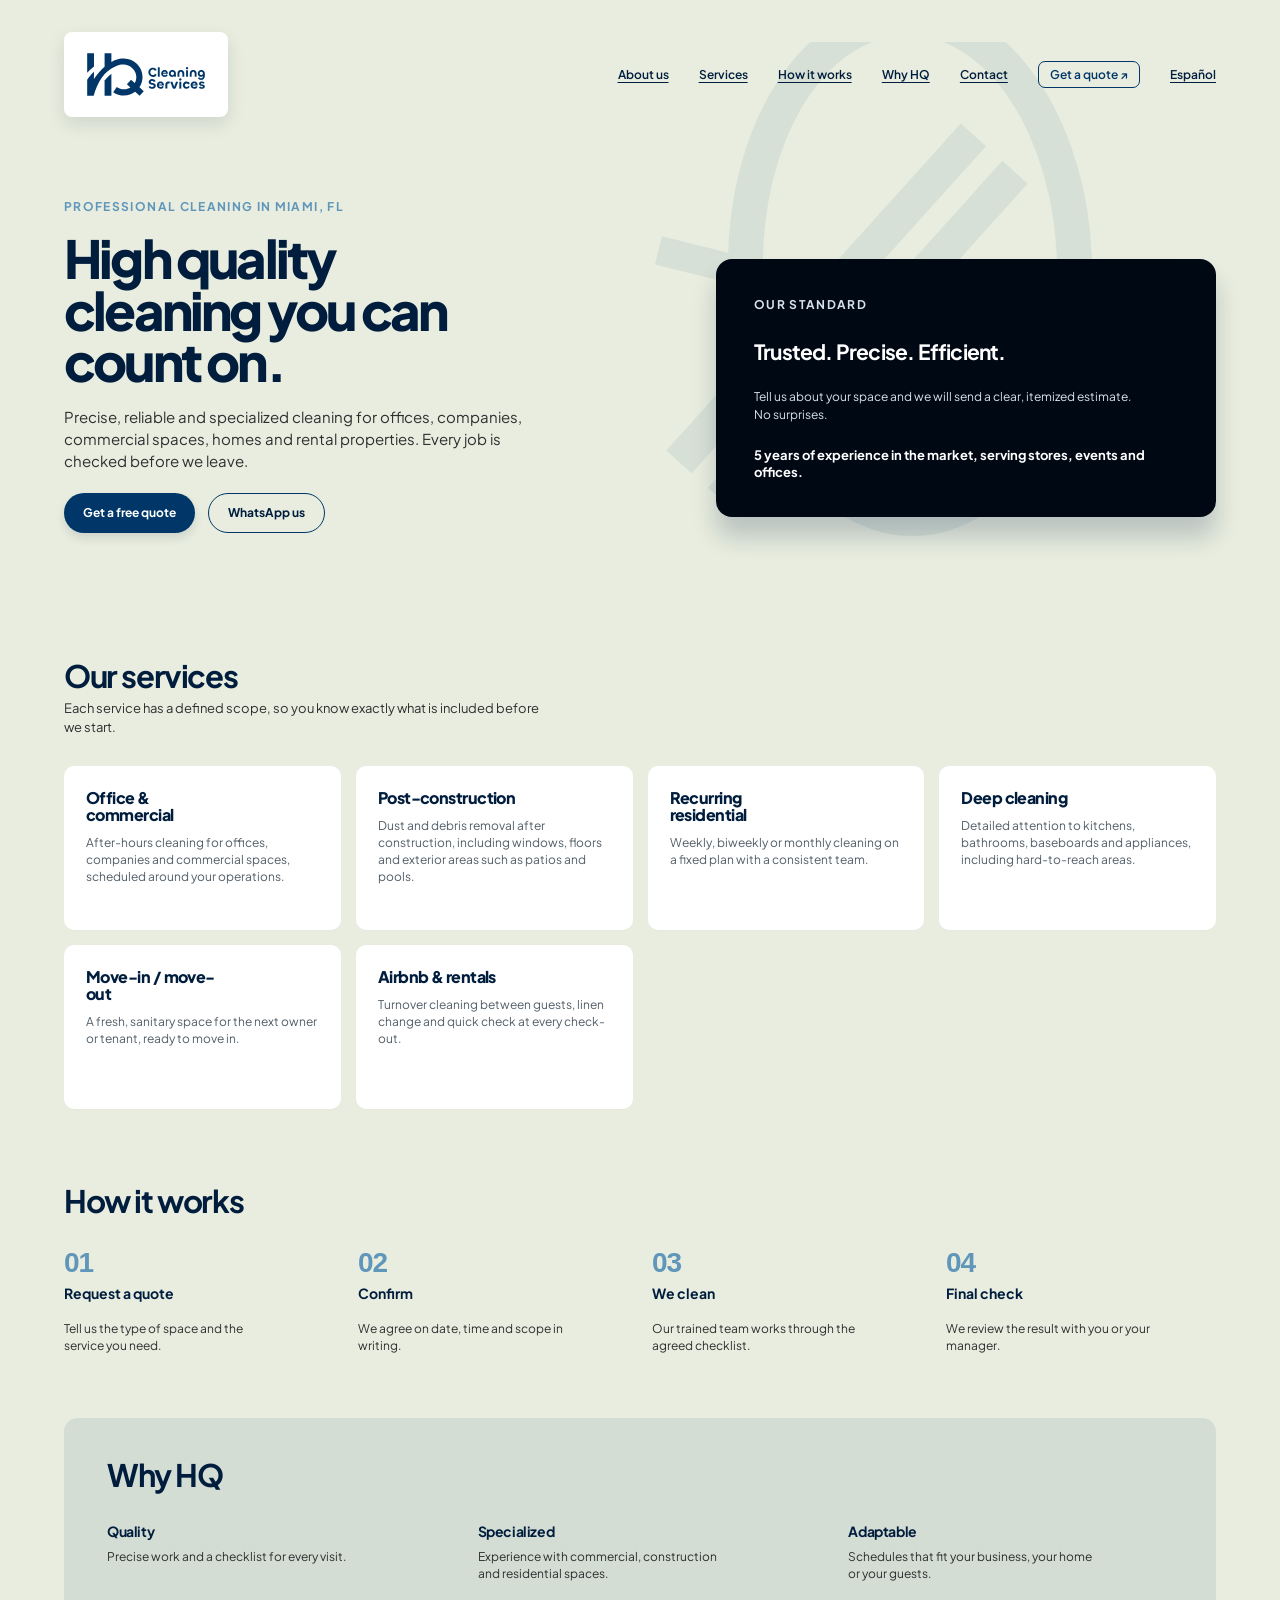
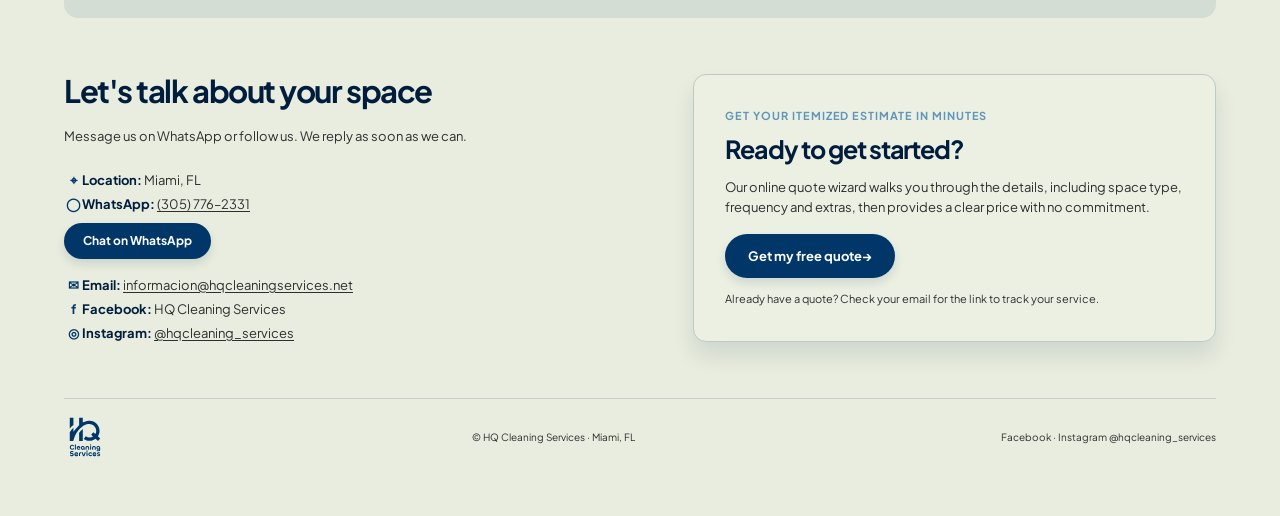
<file: index.html>
<!doctype html>
<html lang="en">
  <head>
    <meta charset="UTF-8" />
    <meta name="viewport" content="width=device-width, initial-scale=1.0" />
    <meta name="description" content="HQ Cleaning Services — professional cleaning in Miami, FL." />
    <title>HQ Cleaning Services</title>
    <link rel="stylesheet" href="styles.css" />
  </head>
  <body>
    <main class="site-shell">
      <header class="site-header" aria-label="Main navigation">
        <a class="brand" href="#top" aria-label="HQ Cleaning Services home">
          <img src="Entregables/Marca/SVG/Logo-horizontal/logo-horizontal-color-profesionalismo.svg" alt="HQ Cleaning Services" />
        </a>
        <nav class="nav-links" aria-label="Primary navigation">
          <a href="about.html">About us</a>
          <a href="#services">Services</a>
          <a href="#how-it-works">How it works</a>
          <a href="#why-hq">Why HQ</a>
          <a href="#contact">Contact</a>
          <a class="nav-quote-link" href="#" data-open-booking>Get a quote <span aria-hidden="true">↗</span></a>
          <a href="es.html">Español</a>
        </nav>
        <button class="menu-toggle" type="button" aria-label="Open navigation" aria-expanded="false">
          <span></span><span></span><span></span>
        </button>
      </header>

      <section class="hero" id="top" aria-labelledby="hero-title">
        <div class="hero-copy" id="about">
          <p class="eyebrow">Professional cleaning in Miami, FL</p>
          <h1 id="hero-title">High quality<br />cleaning you can<br />count on.</h1>
          <p class="intro">Precise, reliable and specialized cleaning for offices, companies, commercial spaces, homes and rental properties. Every job is checked before we leave.</p>
          <div class="hero-actions">
            <a class="button button-primary" href="#" data-open-booking>Get a free quote</a>
            <a class="button button-outline" href="https://wa.me/13057762331" target="_blank" rel="noopener">WhatsApp us</a>
          </div>
        </div>
        <div class="hero-panel-wrap" id="standard" aria-label="HQ quality standard">
          <div class="abstract-mark" aria-hidden="true"><span></span><span></span><span></span></div>
          <article class="hero-panel">
            <p class="panel-label">Our standard</p>
            <h2>Trusted. Precise. Efficient.</h2>
            <p>Tell us about your space and we will send a clear, itemized estimate. No surprises.</p>
            <strong>5 years of experience in the market, serving stores, events and offices.</strong>
          </article>
        </div>
      </section>

      <section class="services" id="services" aria-labelledby="services-title">
        <div class="section-heading">
          <h2 id="services-title">Our services</h2>
          <p>Each service has a defined scope, so you know exactly what is included before we start.</p>
        </div>
        <div class="service-grid">
          <article class="service-card"><h3>Office &amp;<br />commercial</h3><p>After-hours cleaning for offices, companies and commercial spaces, scheduled around your operations.</p></article>
          <article class="service-card"><h3>Post-construction</h3><p>Dust and debris removal after construction, including windows, floors and exterior areas such as patios and pools.</p></article>
          <article class="service-card"><h3>Recurring<br />residential</h3><p>Weekly, biweekly or monthly cleaning on a fixed plan with a consistent team.</p></article>
          <article class="service-card"><h3>Deep cleaning</h3><p>Detailed attention to kitchens, bathrooms, baseboards and appliances, including hard-to-reach areas.</p></article>
          <article class="service-card"><h3>Move-in / move-<br />out</h3><p>A fresh, sanitary space for the next owner or tenant, ready to move in.</p></article>
          <article class="service-card"><h3>Airbnb &amp; rentals</h3><p>Turnover cleaning between guests, linen change and quick check at every check-out.</p></article>
        </div>
      </section>

      <section class="how-it-works" id="how-it-works" aria-labelledby="process-title">
        <h2 id="process-title">How it works</h2>
        <ol class="process-list">
          <li><span>01</span><strong>Request a quote</strong><p>Tell us the type of space and the service you need.</p></li>
          <li><span>02</span><strong>Confirm</strong><p>We agree on date, time and scope in writing.</p></li>
          <li><span>03</span><strong>We clean</strong><p>Our trained team works through the agreed checklist.</p></li>
          <li><span>04</span><strong>Final check</strong><p>We review the result with you or your manager.</p></li>
        </ol>
      </section>

      <section class="why-hq" id="why-hq" aria-labelledby="why-title">
        <h2 id="why-title">Why HQ</h2>
        <div class="why-grid">
          <article><h3>Quality</h3><p>Precise work and a checklist for every visit.</p></article>
          <article><h3>Specialized</h3><p>Experience with commercial, construction and residential spaces.</p></article>
          <article><h3>Adaptable</h3><p>Schedules that fit your business, your home or your guests.</p></article>
        </div>
      </section>

      <section class="contact" id="contact" aria-labelledby="contact-title">
        <div class="contact-copy">
          <h2 id="contact-title">Let's talk about your space</h2>
          <p>Message us on WhatsApp or follow us. We reply as soon as we can.</p>
          <ul class="contact-list">
            <li><span aria-hidden="true">⌖</span><strong>Location:</strong> Miami, FL</li>
            <li><span aria-hidden="true">◯</span><strong>WhatsApp:</strong> <a href="https://wa.me/13057762331" target="_blank" rel="noopener">(305) 776–2331</a></li>
          </ul>
          <a class="button button-primary contact-button" href="https://wa.me/13057762331" target="_blank" rel="noopener">Chat on WhatsApp</a>
          <ul class="social-list">
            <li><span aria-hidden="true">✉</span><strong>Email:</strong> <a href="mailto:informacion@hqcleaningservices.net">informacion@hqcleaningservices.net</a></li>
            <li><span aria-hidden="true">f</span><strong>Facebook:</strong> HQ Cleaning Services</li>
            <li><span aria-hidden="true">◎</span><strong>Instagram:</strong> <a href="https://www.instagram.com/hqcleaning_services/" target="_blank" rel="noopener">@hqcleaning_services</a></li>
          </ul>
        </div>
        <aside class="quote-cta-block" aria-label="Online quote">
          <p class="quote-cta-eyebrow">Get your itemized estimate in minutes</p>
          <h3 class="quote-cta-title">Ready to get started?</h3>
          <p class="quote-cta-body">Our online quote wizard walks you through the details, including space type, frequency and extras, then provides a clear price with no commitment.</p>
          <a class="button button-primary quote-cta-btn" href="#" data-open-booking>Get my free quote <span aria-hidden="true">→</span></a>
          <p class="quote-cta-note">Already have a quote? Check your email for the link to track your service.</p>
        </aside>
      </section>
      <footer class="site-footer">
        <a class="footer-brand" href="#top" aria-label="HQ Cleaning Services home"><img src="Entregables/Marca/SVG/Logo-vertical/logo-vertical-color-profesionalismo.svg" alt="HQ Cleaning Services" /></a>
        <p>© HQ Cleaning Services · Miami, FL</p>
        <p>Facebook · Instagram @hqcleaning_services</p>
      </footer>
    </main>
    <div id="booking-modal" class="bk-modal" role="dialog" aria-modal="true" aria-label="Book a cleaning" hidden>
      <div class="bk-modal-backdrop"></div>
      <div class="bk-modal-box">
        <button class="bk-modal-close" id="bk-close" aria-label="Close">✕</button>
        <iframe id="bk-frame" class="bk-modal-frame" title="Book a cleaning" src=""></iframe>
      </div>
    </div>
    <script src="script.js"></script>
  </body>
</html>
</file>
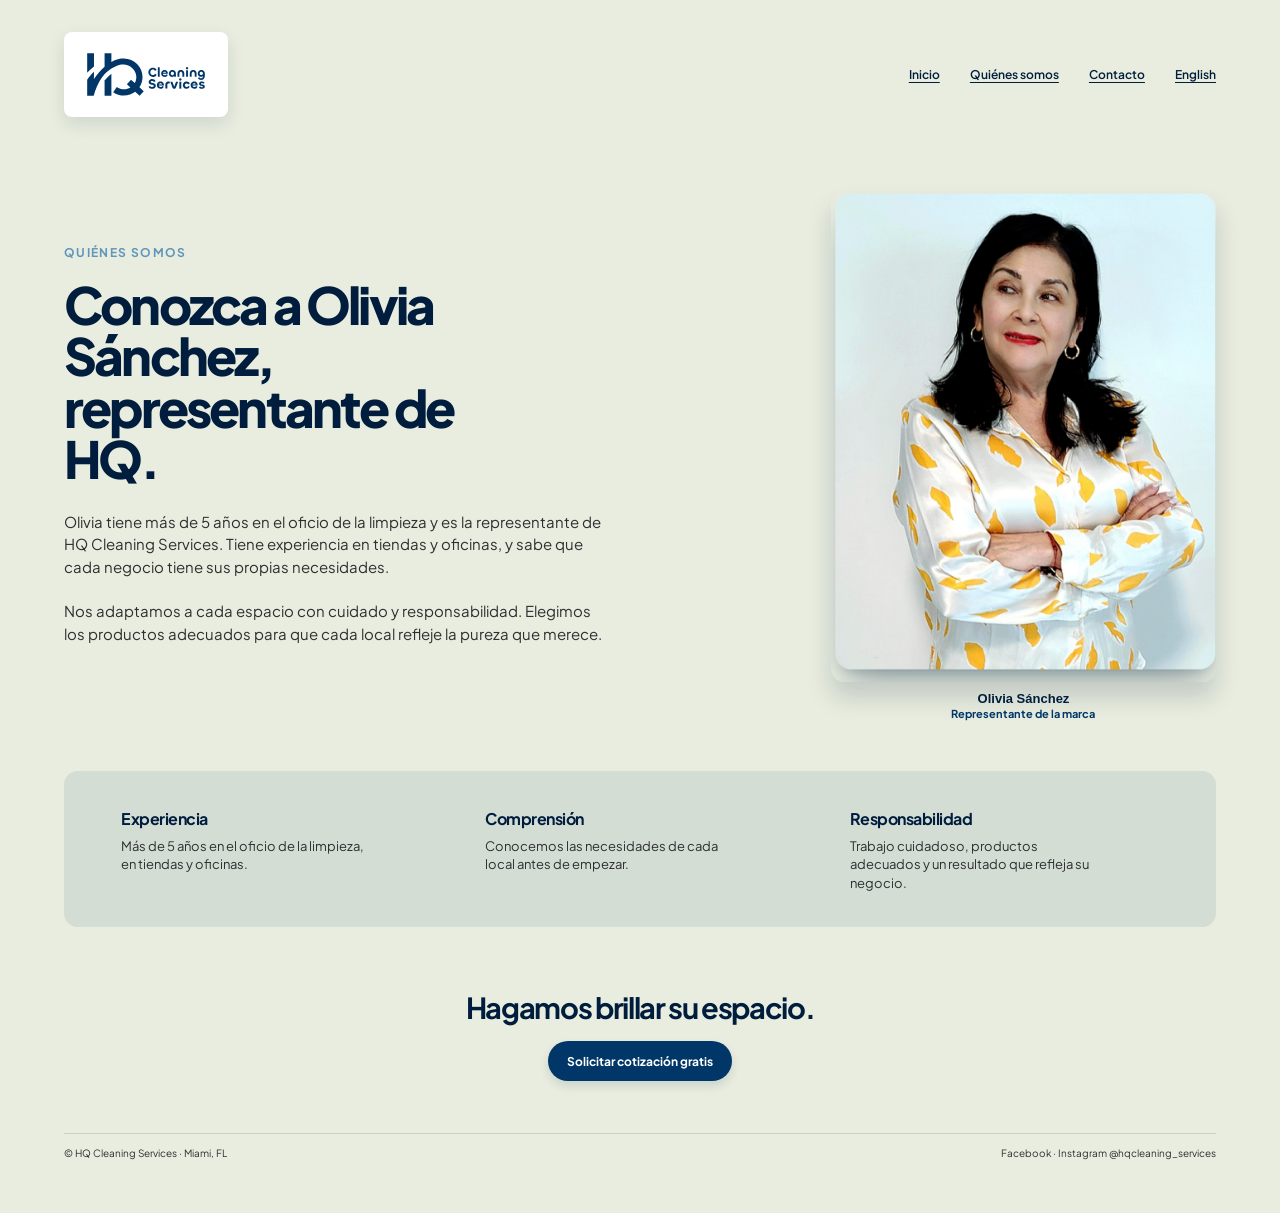
<file: about-es.html>
<!doctype html>
<html lang="es">
  <head>
    <meta charset="UTF-8" />
    <meta name="viewport" content="width=device-width, initial-scale=1.0" />
    <meta name="description" content="Conozca a Olivia Sánchez, representante de HQ Cleaning Services." />
    <title>Quiénes somos | HQ Cleaning Services</title>
    <link rel="stylesheet" href="styles.css" />
  </head>
  <body>
    <main class="site-shell about-page">
      <header class="site-header" aria-label="Navegación principal">
        <a class="brand" href="es.html" aria-label="Inicio de HQ Cleaning Services"><img src="Entregables/Marca/SVG/Logo-horizontal/logo-horizontal-color-profesionalismo.svg" alt="HQ Cleaning Services" /></a>
        <nav class="nav-links" aria-label="Navegación principal"><a href="es.html">Inicio</a><a href="about-es.html">Quiénes somos</a><a href="es.html#contact">Contacto</a><a href="about.html">English</a></nav>
        <button class="menu-toggle" type="button" aria-label="Abrir navegación" aria-expanded="false"><span></span><span></span><span></span></button>
      </header>
      <section class="about-hero" aria-labelledby="about-title">
        <div class="about-copy">
          <p class="eyebrow">Quiénes somos</p>
          <h1 id="about-title">Conozca a Olivia<br />Sánchez,<br />representante de<br />HQ.</h1>
          <p>Olivia tiene más de 5 años en el oficio de la limpieza y es la representante de HQ Cleaning Services. Tiene experiencia en tiendas y oficinas, y sabe que cada negocio tiene sus propias necesidades.</p>
          <p>Nos adaptamos a cada espacio con cuidado y responsabilidad. Elegimos los productos adecuados para que cada local refleje la pureza que merece.</p>
        </div>
        <figure class="olivia-profile"><img src="olivia-sanchez.png" alt="Olivia Sánchez, representante de HQ" /><figcaption><strong>Olivia Sánchez</strong><span>Representante de la marca</span></figcaption></figure>
      </section>
      <section class="values" aria-label="Valores de HQ">
        <article><h2>Experiencia</h2><p>Más de 5 años en el oficio de la limpieza, en tiendas y oficinas.</p></article>
        <article><h2>Comprensión</h2><p>Conocemos las necesidades de cada local antes de empezar.</p></article>
        <article><h2>Responsabilidad</h2><p>Trabajo cuidadoso, productos adecuados y un resultado que refleja su negocio.</p></article>
      </section>
      <section class="about-cta"><h2>Hagamos brillar su espacio.</h2><a class="button button-primary" href="es.html#contact">Solicitar cotización gratis</a></section>
      <footer class="site-footer"><p>© HQ Cleaning Services · Miami, FL</p><p>Facebook · Instagram @hqcleaning_services</p></footer>
    </main>
    <script src="script.js"></script>
  </body>
</html>
</file>
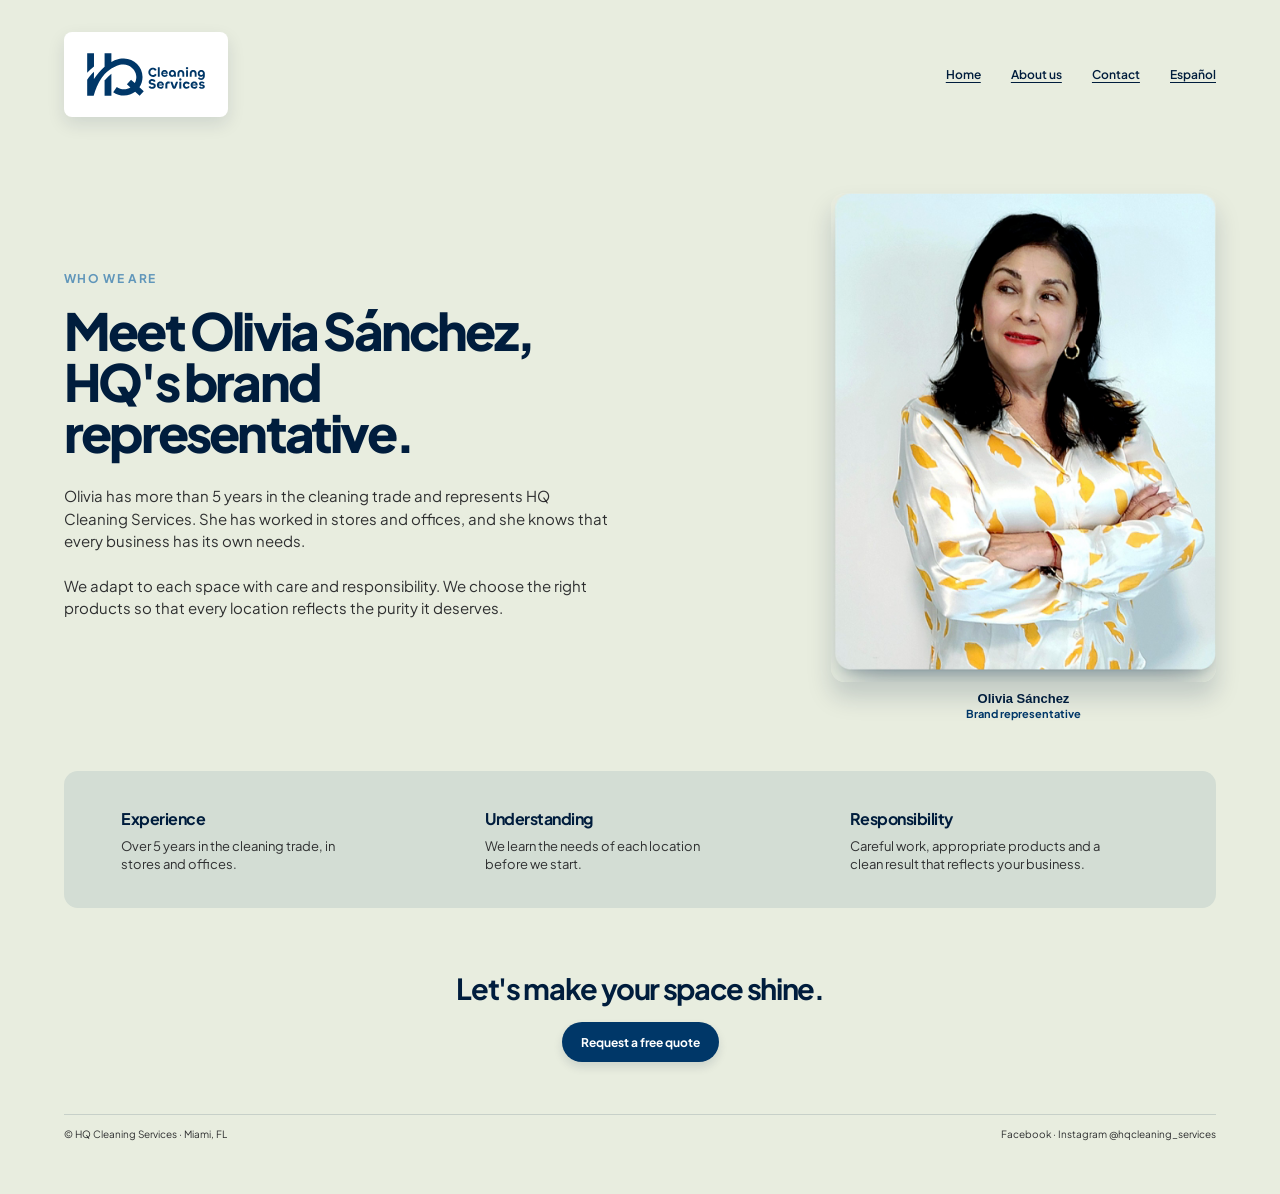
<file: about.html>
<!doctype html>
<html lang="en">
  <head>
    <meta charset="UTF-8" />
    <meta name="viewport" content="width=device-width, initial-scale=1.0" />
    <meta name="description" content="Meet Olivia Sánchez, HQ Cleaning Services brand representative." />
    <title>About us | HQ Cleaning Services</title>
    <link rel="stylesheet" href="styles.css" />
  </head>
  <body>
    <main class="site-shell about-page">
      <header class="site-header" aria-label="Main navigation">
        <a class="brand" href="index.html" aria-label="HQ Cleaning Services home"><img src="Entregables/Marca/SVG/Logo-horizontal/logo-horizontal-color-profesionalismo.svg" alt="HQ Cleaning Services" /></a>
        <nav class="nav-links" aria-label="Primary navigation">
          <a href="index.html">Home</a><a href="about.html">About us</a><a href="index.html#contact">Contact</a><a href="about-es.html">Español</a>
        </nav>
        <button class="menu-toggle" type="button" aria-label="Open navigation" aria-expanded="false"><span></span><span></span><span></span></button>
      </header>
      <section class="about-hero" aria-labelledby="about-title">
        <div class="about-copy">
          <p class="eyebrow">Who we are</p>
          <h1 id="about-title">Meet Olivia Sánchez,<br />HQ's brand<br />representative.</h1>
          <p>Olivia has more than 5 years in the cleaning trade and represents HQ Cleaning Services. She has worked in stores and offices, and she knows that every business has its own needs.</p>
          <p>We adapt to each space with care and responsibility. We choose the right products so that every location reflects the purity it deserves.</p>
        </div>
        <figure class="olivia-profile"><img src="olivia-sanchez.png" alt="Olivia Sánchez, HQ brand representative" /><figcaption><strong>Olivia Sánchez</strong><span>Brand representative</span></figcaption></figure>
      </section>
      <section class="values" aria-label="HQ values">
        <article><h2>Experience</h2><p>Over 5 years in the cleaning trade, in stores and offices.</p></article>
        <article><h2>Understanding</h2><p>We learn the needs of each location before we start.</p></article>
        <article><h2>Responsibility</h2><p>Careful work, appropriate products and a clean result that reflects your business.</p></article>
      </section>
      <section class="about-cta"><h2>Let's make your space shine.</h2><a class="button button-primary" href="index.html#contact">Request a free quote</a></section>
      <footer class="site-footer"><p>© HQ Cleaning Services · Miami, FL</p><p>Facebook · Instagram @hqcleaning_services</p></footer>
    </main>
    <script src="script.js"></script>
  </body>
</html>
</file>
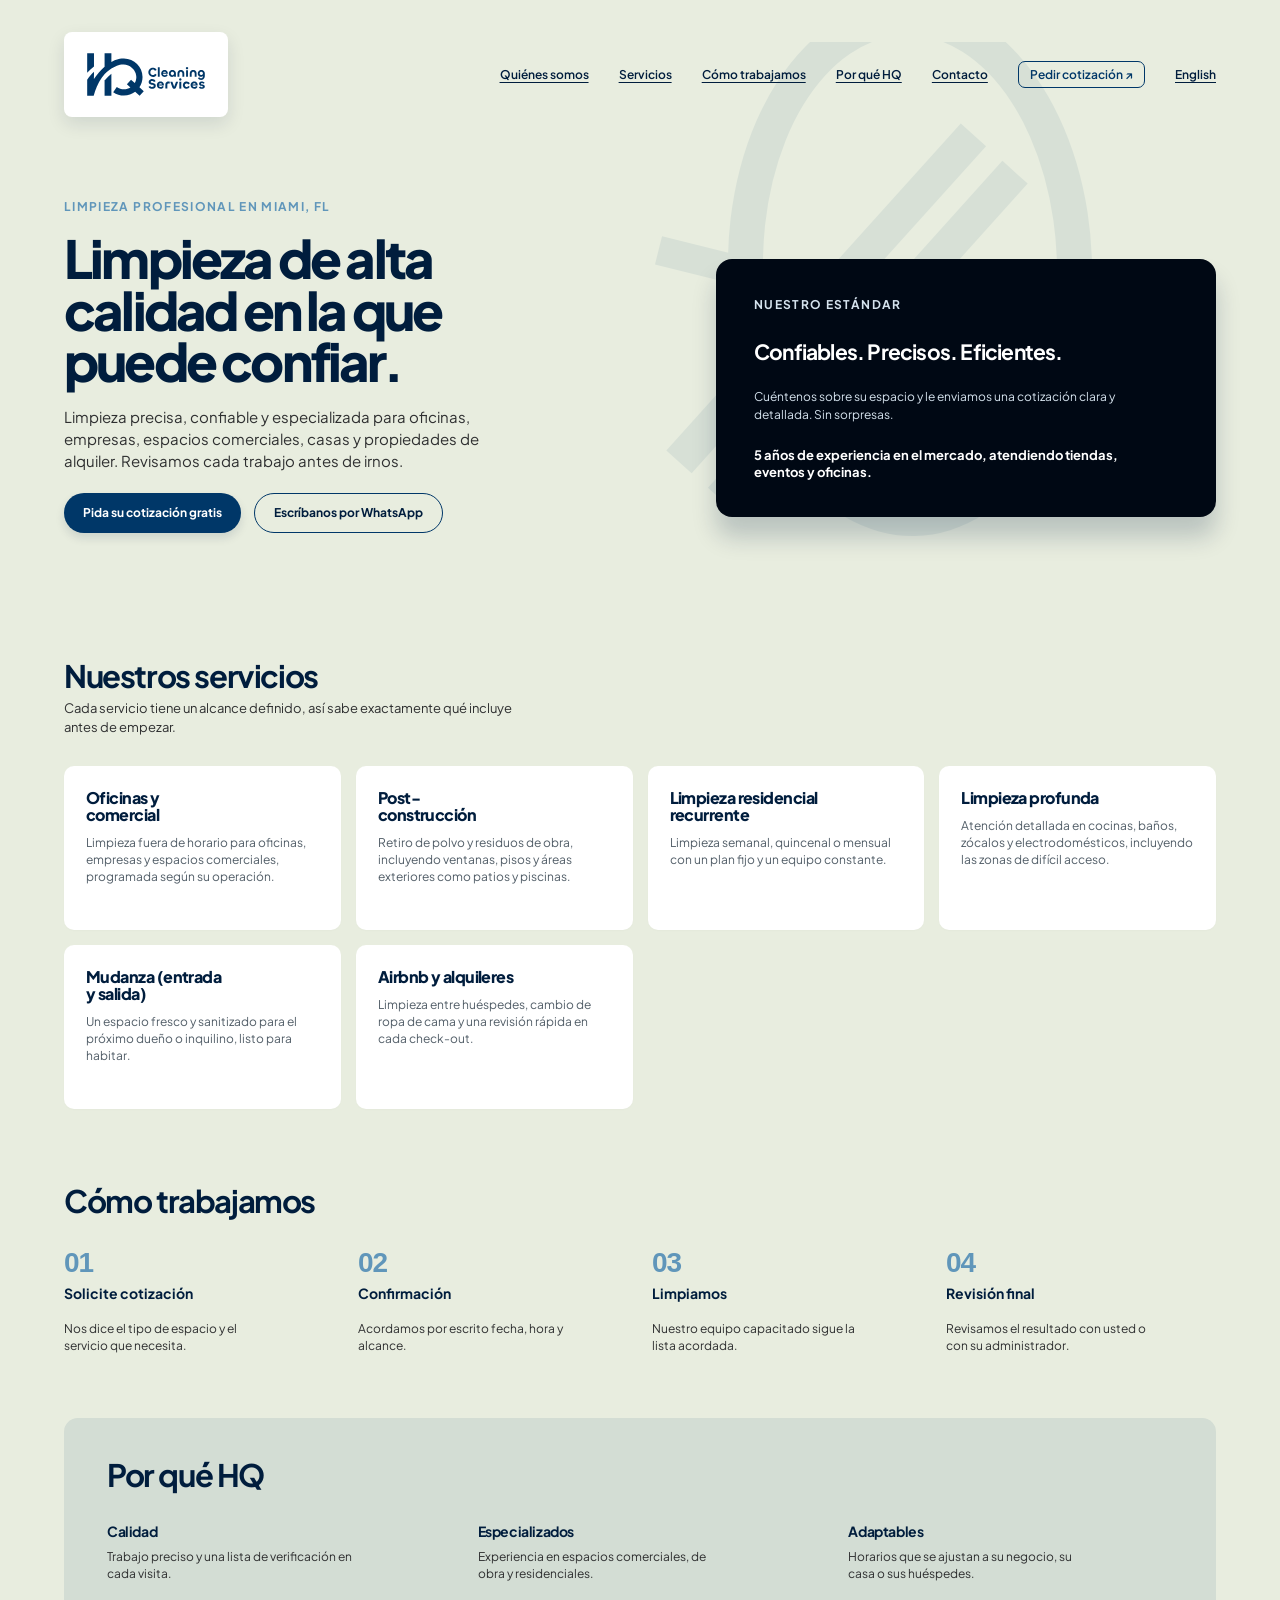
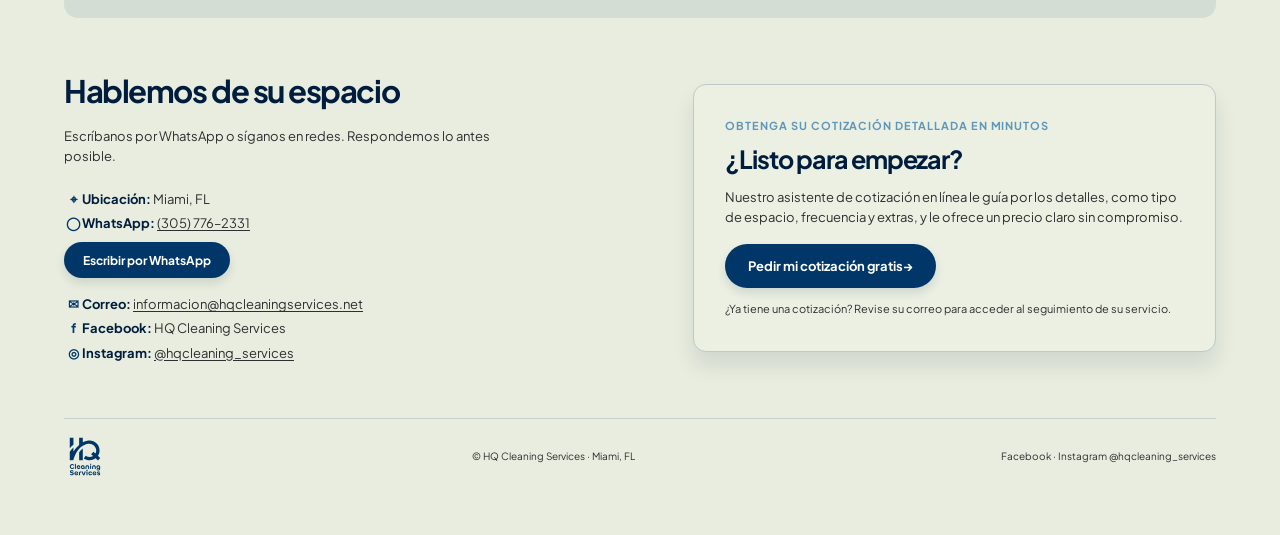
<file: es.html>
<!doctype html>
<html lang="es">
  <head>
    <meta charset="UTF-8" />
    <meta name="viewport" content="width=device-width, initial-scale=1.0" />
    <meta name="description" content="HQ Cleaning Services — limpieza profesional en Miami, FL." />
    <title>HQ Cleaning Services | Español</title>
    <link rel="stylesheet" href="styles.css" />
  </head>
  <body>
    <main class="site-shell">
      <header class="site-header" aria-label="Navegación principal">
        <a class="brand" href="#top" aria-label="Inicio de HQ Cleaning Services"><img src="Entregables/Marca/SVG/Logo-horizontal/logo-horizontal-color-profesionalismo.svg" alt="HQ Cleaning Services" /></a>
        <nav class="nav-links" aria-label="Navegación principal">
          <a href="about-es.html">Quiénes somos</a><a href="#services">Servicios</a><a href="#how-it-works">Cómo trabajamos</a><a href="#why-hq">Por qué HQ</a><a href="#contact">Contacto</a><a class="nav-quote-link" href="#" data-open-booking>Pedir cotización <span aria-hidden="true">↗</span></a><a href="index.html">English</a>
        </nav>
        <button class="menu-toggle" type="button" aria-label="Abrir navegación" aria-expanded="false"><span></span><span></span><span></span></button>
      </header>

      <section class="hero" id="top" aria-labelledby="hero-title">
        <div class="hero-copy">
          <p class="eyebrow">Limpieza profesional en Miami, FL</p>
          <h1 id="hero-title">Limpieza de alta<br />calidad en la que<br />puede confiar.</h1>
          <p class="intro">Limpieza precisa, confiable y especializada para oficinas, empresas, espacios comerciales, casas y propiedades de alquiler. Revisamos cada trabajo antes de irnos.</p>
          <div class="hero-actions"><a class="button button-primary" href="#" data-open-booking>Pida su cotización gratis</a><a class="button button-outline" href="https://wa.me/13057762331" target="_blank" rel="noopener">Escríbanos por WhatsApp</a></div>
        </div>
        <div class="hero-panel-wrap" id="standard" aria-label="Estándar de calidad de HQ">
          <div class="abstract-mark" aria-hidden="true"><span></span><span></span><span></span></div>
          <article class="hero-panel"><p class="panel-label">Nuestro estándar</p><h2>Confiables. Precisos. Eficientes.</h2><p>Cuéntenos sobre su espacio y le enviamos una cotización clara y detallada. Sin sorpresas.</p><strong>5 años de experiencia en el mercado, atendiendo tiendas, eventos y oficinas.</strong></article>
        </div>
      </section>

      <section class="services" id="services" aria-labelledby="services-title">
        <div class="section-heading"><h2 id="services-title">Nuestros servicios</h2><p>Cada servicio tiene un alcance definido, así sabe exactamente qué incluye antes de empezar.</p></div>
        <div class="service-grid">
          <article class="service-card"><h3>Oficinas y<br />comercial</h3><p>Limpieza fuera de horario para oficinas, empresas y espacios comerciales, programada según su operación.</p></article>
          <article class="service-card"><h3>Post-<br />construcción</h3><p>Retiro de polvo y residuos de obra, incluyendo ventanas, pisos y áreas exteriores como patios y piscinas.</p></article>
          <article class="service-card"><h3>Limpieza residencial<br />recurrente</h3><p>Limpieza semanal, quincenal o mensual con un plan fijo y un equipo constante.</p></article>
          <article class="service-card"><h3>Limpieza profunda</h3><p>Atención detallada en cocinas, baños, zócalos y electrodomésticos, incluyendo las zonas de difícil acceso.</p></article>
          <article class="service-card"><h3>Mudanza (entrada<br />y salida)</h3><p>Un espacio fresco y sanitizado para el próximo dueño o inquilino, listo para habitar.</p></article>
          <article class="service-card"><h3>Airbnb y alquileres</h3><p>Limpieza entre huéspedes, cambio de ropa de cama y una revisión rápida en cada check-out.</p></article>
        </div>
      </section>

      <section class="how-it-works" id="how-it-works" aria-labelledby="process-title">
        <h2 id="process-title">Cómo trabajamos</h2>
        <ol class="process-list">
          <li><span>01</span><strong>Solicite cotización</strong><p>Nos dice el tipo de espacio y el servicio que necesita.</p></li>
          <li><span>02</span><strong>Confirmación</strong><p>Acordamos por escrito fecha, hora y alcance.</p></li>
          <li><span>03</span><strong>Limpiamos</strong><p>Nuestro equipo capacitado sigue la lista acordada.</p></li>
          <li><span>04</span><strong>Revisión final</strong><p>Revisamos el resultado con usted o con su administrador.</p></li>
        </ol>
      </section>

      <section class="why-hq" id="why-hq" aria-labelledby="why-title"><h2 id="why-title">Por qué HQ</h2><div class="why-grid"><article><h3>Calidad</h3><p>Trabajo preciso y una lista de verificación en cada visita.</p></article><article><h3>Especializados</h3><p>Experiencia en espacios comerciales, de obra y residenciales.</p></article><article><h3>Adaptables</h3><p>Horarios que se ajustan a su negocio, su casa o sus huéspedes.</p></article></div></section>

      <section class="contact" id="contact" aria-labelledby="contact-title">
        <div class="contact-copy"><h2 id="contact-title">Hablemos de su espacio</h2><p>Escríbanos por WhatsApp o síganos en redes. Respondemos lo antes posible.</p><ul class="contact-list"><li><span aria-hidden="true">⌖</span><strong>Ubicación:</strong> Miami, FL</li><li><span aria-hidden="true">◯</span><strong>WhatsApp:</strong> <a href="https://wa.me/13057762331" target="_blank" rel="noopener">(305) 776–2331</a></li></ul><a class="button button-primary contact-button" href="https://wa.me/13057762331" target="_blank" rel="noopener">Escribir por WhatsApp</a><ul class="social-list"><li><span aria-hidden="true">✉</span><strong>Correo:</strong> <a href="mailto:informacion@hqcleaningservices.net">informacion@hqcleaningservices.net</a></li><li><span aria-hidden="true">f</span><strong>Facebook:</strong> HQ Cleaning Services</li><li><span aria-hidden="true">◎</span><strong>Instagram:</strong> <a href="https://www.instagram.com/hqcleaning_services/" target="_blank" rel="noopener">@hqcleaning_services</a></li></ul></div>
        <aside class="quote-cta-block" aria-label="Cotización en línea"><p class="quote-cta-eyebrow">Obtenga su cotización detallada en minutos</p><h3 class="quote-cta-title">¿Listo para empezar?</h3><p class="quote-cta-body">Nuestro asistente de cotización en línea le guía por los detalles, como tipo de espacio, frecuencia y extras, y le ofrece un precio claro sin compromiso.</p><a class="button button-primary quote-cta-btn" href="#" data-open-booking>Pedir mi cotización gratis <span aria-hidden="true">→</span></a><p class="quote-cta-note">¿Ya tiene una cotización? Revise su correo para acceder al seguimiento de su servicio.</p></aside>
      </section>
      <footer class="site-footer"><a class="footer-brand" href="#top" aria-label="Inicio de HQ Cleaning Services"><img src="Entregables/Marca/SVG/Logo-vertical/logo-vertical-color-profesionalismo.svg" alt="HQ Cleaning Services" /></a><p>© HQ Cleaning Services · Miami, FL</p><p>Facebook · Instagram @hqcleaning_services</p></footer>
    </main>
    <div id="booking-modal" class="bk-modal" role="dialog" aria-modal="true" aria-label="Reservar limpieza" hidden>
      <div class="bk-modal-backdrop"></div>
      <div class="bk-modal-box">
        <button class="bk-modal-close" id="bk-close" aria-label="Cerrar">✕</button>
        <iframe id="bk-frame" class="bk-modal-frame" title="Reservar limpieza" src=""></iframe>
      </div>
    </div>
    <script src="script.js"></script>
  </body>
</html>
</file>
<file: styles.css>
@font-face {
  font-family: "Plus Jakarta Sans";
  src: url("Entregables/Fonts/PlusJakartaSans-VariableFont_wght.ttf") format("truetype");
  font-weight: 200 800;
  font-style: normal;
  font-display: swap;
}

:root {
  --canvas: #e8eddf;
  --ink: #001d3d;
  --muted: #2e2f30;
  --sky: #6096ba;
  --card: #ffffff;
  --line: #6096ba;
  --professionalism: #003768;
  --depth: #000814;
}

* { box-sizing: border-box; }
html { scroll-behavior: smooth; }
body { margin: 0; color: var(--ink); background: var(--canvas); font-family: "Plus Jakarta Sans", Arial, sans-serif; }
button, a { font: inherit; }
a { color: inherit; }
.site-shell { width: min(100%, 1440px); min-height: 100vh; margin: 0 auto; padding: 32px clamp(24px, 5vw, 68px) 54px; overflow: hidden; }
.site-header, .hero, .services, .how-it-works { position: relative; }
.site-header { display: flex; align-items: center; justify-content: space-between; z-index: 2; }
.brand { display: inline-flex; align-items: center; gap: 7px; width: 155px; padding: 12px 13px; color: var(--ink); text-decoration: none; background: #fff; border-radius: 8px; box-shadow: 0 7px 18px rgba(6, 29, 64, .11); }
.brand-mark { position: relative; font-family: "Manrope", sans-serif; font-size: 30px; font-weight: 800; line-height: .75; letter-spacing: -5px; }
.brand-mark::after { position: absolute; content: ""; width: 4px; height: 27px; right: -7px; bottom: -1px; border-radius: 4px; background: var(--sky); transform: rotate(32deg); }
.brand-mark span { color: #5d9cca; }
.brand-name { font-size: 9px; font-weight: 700; line-height: 1.05; letter-spacing: -.5px; }
.nav-links { display: flex; align-items: center; gap: clamp(18px, 2.35vw, 32px); }
.nav-links a { font-size: 12px; font-weight: 600; text-underline-offset: 3px; }
.nav-links a:hover { color: #3f87ba; }
.menu-toggle { display: none; padding: 8px; border: 0; background: transparent; cursor: pointer; }
.menu-toggle span { display: block; width: 24px; height: 2px; margin: 4px; background: var(--ink); }

.hero { display: grid; grid-template-columns: minmax(0, 1fr) minmax(370px, .96fr); gap: clamp(44px, 7vw, 104px); min-height: 378px; margin-top: 82px; }
.hero-copy { max-width: 540px; }
.eyebrow, .panel-label { margin: 0; color: var(--sky); font-size: 12px; font-weight: 700; letter-spacing: 1.35px; text-transform: uppercase; }
h1, h2, h3, p { margin-top: 0; }
h1, h2, h3 { font-family: "Plus Jakarta Sans", Arial, sans-serif; }
h1 { margin: 19px 0 19px; font-size: clamp(41px, 4.1vw, 60px); font-weight: 800; letter-spacing: -2.8px; line-height: .98; }
.intro { max-width: 470px; margin-bottom: 21px; color: var(--muted); font-size: 15px; line-height: 1.45; }
.hero-actions { display: flex; flex-wrap: wrap; gap: 13px; }
.button { display: inline-flex; align-items: center; justify-content: center; min-height: 40px; padding: 0 19px; border-radius: 23px; font-size: 12px; font-weight: 700; text-decoration: none; transition: transform .18s ease, box-shadow .18s ease; }
.button:hover { transform: translateY(-2px); }
.button-primary { color: #fff; background: #0d376a; box-shadow: 0 5px 10px rgba(6, 29, 64, .12); }
.button-outline { border: 1.5px solid #0d376a; }
.hero-panel-wrap { position: relative; display: flex; align-items: center; justify-content: flex-end; min-height: 290px; }
.abstract-mark { position: absolute; inset: -157px -100px -105px -108px; overflow: hidden; opacity: .18; }
.abstract-mark span { position: absolute; display: block; border: 35px solid #8ca9b2; border-radius: 50%; }
.abstract-mark span:nth-child(1) { width: 364px; height: 536px; top: -42px; left: 140px; transform: rotate(-1deg); }
.abstract-mark span:nth-child(2) { width: 90px; height: 440px; top: 55px; left: 214px; border-width: 0 34px; border-radius: 0; transform: rotate(42deg); }
.abstract-mark span:nth-child(3) { width: 405px; height: 83px; top: 242px; left: 58px; border-width: 29px 0 0; border-radius: 0; transform: rotate(14deg); }
.hero-panel { position: relative; width: min(100%, 500px); min-height: 258px; padding: 37px 38px 31px; color: #fff; background: #062551; border-radius: 16px; box-shadow: 0 20px 24px rgba(6, 29, 64, .2); }
.panel-label { font-size: 10px; color: #6ca2c7; }
.hero-panel h2 { margin: 23px 0 23px; font-size: 21px; letter-spacing: -.8px; }
.hero-panel p { max-width: 390px; margin-bottom: 22px; color: #d5e3ee; font-size: 12px; line-height: 1.55; }
.hero-panel strong { display: block; max-width: 400px; font-size: 13px; line-height: 1.35; }

.services { margin-top: 79px; }
.section-heading { max-width: 475px; }
.section-heading h2, .how-it-works h2 { margin-bottom: 4px; font-size: 31px; letter-spacing: -1.4px; }
.section-heading p { margin-bottom: 29px; color: var(--muted); font-size: 13px; line-height: 1.45; }
.service-grid { display: grid; grid-template-columns: repeat(4, 1fr); gap: 15px; }
.service-card { min-height: 164px; padding: 23px 22px 19px; background: var(--card); border-radius: 10px; box-shadow: 0 1px 2px rgba(6, 29, 64, .02); }
.service-card h3 { margin-bottom: 11px; font-size: 16px; font-weight: 800; letter-spacing: -.55px; line-height: 1.08; }
.service-card p { margin: 0; color: #525e68; font-size: 12px; line-height: 1.42; }

.how-it-works { margin-top: 72px; }
.how-it-works h2 { margin-bottom: 27px; }
.process-list { display: grid; grid-template-columns: repeat(4, 1fr); gap: 24px; padding: 0; margin: 0; list-style: none; }
.process-list li { display: grid; gap: 5px; }
.process-list span { color: var(--sky); font-family: "Manrope", sans-serif; font-size: 28px; font-weight: 800; letter-spacing: -1px; }
.process-list strong { font-size: 14px; }
.site-footer { display: flex; justify-content: space-between; margin-top: 55px; padding-top: 18px; border-top: 1px solid rgba(6, 29, 64, .14); color: var(--muted); font-size: 12px; }
.site-footer p { margin: 0; }
.site-footer a { color: var(--ink); font-weight: 700; }

@media (max-width: 900px) {
  .hero { grid-template-columns: 1fr 1fr; gap: 34px; }
  .service-grid { grid-template-columns: repeat(3, 1fr); }
  .hero-panel { padding: 29px; }
}
@media (max-width: 720px) {
  .site-shell { padding: 20px 20px 44px; }
  .brand { width: 137px; padding: 10px; }
  .nav-links { position: absolute; top: 56px; right: 0; display: none; width: 190px; padding: 16px; background: #fff; border-radius: 10px; box-shadow: 0 12px 30px rgba(6, 29, 64, .13); }
  .nav-links.is-open { display: grid; gap: 13px; }
  .menu-toggle { display: block; }
  .hero { grid-template-columns: 1fr; gap: 26px; min-height: 0; margin-top: 62px; }
  h1 { font-size: clamp(40px, 12vw, 54px); }
  .hero-panel-wrap { min-height: 243px; }
  .hero-panel { min-height: 230px; padding: 28px; }
  .services { margin-top: 62px; }
  .service-grid { grid-template-columns: repeat(2, 1fr); gap: 12px; }
  .service-card { min-height: 174px; padding: 19px 17px; }
  .process-list { grid-template-columns: repeat(2, 1fr); gap: 22px; }
  .site-footer { gap: 16px; }
}
@media (max-width: 430px) {
  .service-grid { grid-template-columns: 1fr; }
  .service-card { min-height: auto; }
  .site-footer { align-items: flex-start; flex-direction: column; }
}

/* Content continuing below the process section */
.process-list p { max-width: 210px; margin: 13px 0 0; color: var(--muted); font-size: 12px; line-height: 1.45; }
.why-hq { margin-top: 63px; padding: 37px 43px 36px; background: #dde2d3; border-radius: 14px; }
.why-hq h2 { margin-bottom: 28px; font-size: 31px; letter-spacing: -1.4px; }
.why-grid { display: grid; grid-template-columns: repeat(3, 1fr); gap: 46px; }
.why-grid h3 { margin-bottom: 8px; font-size: 14px; letter-spacing: -.4px; }
.why-grid p { max-width: 250px; margin: 0; color: var(--muted); font-size: 12px; line-height: 1.45; }
.contact { display: grid; grid-template-columns: 1.04fr .96fr; gap: 63px; align-items: center; margin-top: 53px; }
.contact-copy h2 { margin-bottom: 17px; font-size: 31px; letter-spacing: -1.45px; }
.contact-copy > p { max-width: 460px; margin-bottom: 21px; color: var(--muted); font-size: 13px; line-height: 1.5; }
.contact-list, .social-list { padding: 0; margin: 0; list-style: none; color: var(--muted); font-size: 13px; line-height: 1.85; }
.contact-list a, .social-list a { text-underline-offset: 2px; }
.contact-list span, .social-list span { display: inline-block; width: 18px; color: #176a9d; font-weight: 700; text-align: center; }
.contact-list strong, .social-list strong { color: var(--ink); }
.contact-button { min-height: 36px; margin: 7px 0 13px; padding: 0 19px; }
.social-list { border-top: 1px solid transparent; }
.quote-form { padding: 25px; background: #fff; border-radius: 13px; box-shadow: 0 14px 21px rgba(6, 29, 64, .17); }
.quote-form label { display: grid; gap: 5px; margin-bottom: 8px; color: var(--ink); font-size: 10px; font-weight: 700; }
.quote-form input { width: 100%; height: 38px; padding: 0 13px; color: var(--ink); font: inherit; font-size: 12px; border: 1px solid #ced4cf; border-radius: 8px; outline-color: var(--sky); }
.quote-form .button { width: 100%; min-height: 38px; margin-top: 4px; border: 0; cursor: pointer; }
.form-message { min-height: 14px; margin: 9px 0 0; color: #126334; font-size: 11px; text-align: center; }
.footer-brand { display: flex; align-items: center; gap: 3px; color: #07518e; text-decoration: none; }
.footer-brand > span { font-family: "Manrope", sans-serif; font-size: 30px; font-weight: 800; letter-spacing: -5px; line-height: .8; }
.footer-brand > span span { color: #4891c4; }
.footer-brand small { font-size: 7px; font-weight: 800; line-height: 1; }
.site-footer { align-items: center; margin-top: 53px; padding-top: 13px; }
.site-footer p { font-size: 10px; }

@media (max-width: 720px) {
  .process-list p { margin-top: 8px; }
  .why-hq { margin-top: 49px; padding: 28px 25px; }
  .why-grid { grid-template-columns: 1fr; gap: 20px; }
  .contact { grid-template-columns: 1fr; gap: 31px; margin-top: 48px; }
  .quote-form { padding: 20px; }
}

/* About pages */
.about-page { min-height: 100vh; }
.about-hero { display: grid; grid-template-columns: 1.06fr .94fr; gap: 65px; align-items: center; margin-top: 76px; }
.about-copy { max-width: 550px; }
.about-copy h1 { margin-bottom: 27px; font-size: clamp(42px, 4vw, 60px); line-height: 1; }
.about-copy p:not(.eyebrow) { margin-bottom: 22px; color: var(--muted); font-size: 15px; line-height: 1.5; }
.olivia-profile { width: min(100%, 385px); justify-self: end; margin: 0; text-align: center; }
.olivia-profile img { display: block; width: 100%; border-radius: 14px; box-shadow: 0 15px 24px rgba(6, 29, 64, .17); }
.olivia-profile figcaption { display: grid; gap: 1px; padding-top: 9px; font-size: 11px; }
.olivia-profile figcaption strong { font-family: "Manrope", sans-serif; font-size: 13px; }
.olivia-profile figcaption span { color: #07518e; font-weight: 700; }
.values { display: grid; grid-template-columns: repeat(3, 1fr); gap: 55px; margin-top: 51px; padding: 37px 57px 34px; background: #dde2d3; border-radius: 14px; }
.values h2 { margin-bottom: 8px; font-size: 16px; letter-spacing: -.5px; }
.values p { max-width: 255px; margin: 0; color: var(--muted); font-size: 13px; line-height: 1.45; }
.about-cta { display: grid; justify-items: center; gap: 16px; margin-top: 62px; text-align: center; }
.about-cta h2 { margin: 0; font-size: 29px; letter-spacing: -1.35px; }
.about-cta .button { min-height: 40px; }
.about-page .site-footer { margin-top: 52px; }

@media (max-width: 720px) {
  .about-hero { grid-template-columns: 1fr; gap: 32px; margin-top: 58px; }
  .about-copy h1 { font-size: clamp(39px, 11vw, 53px); }
  .olivia-profile { justify-self: center; width: min(100%, 360px); }
  .values { grid-template-columns: 1fr; gap: 21px; margin-top: 44px; padding: 27px 25px; }
  .about-cta { margin-top: 48px; }
}

/* Official HQ Cleaning Services identity */
.brand { width: 164px; padding: 12px 14px; }
.brand img { display: block; width: 100%; height: auto; }
.button-primary { background: var(--professionalism); }
.button-outline { border-color: var(--professionalism); }
.hero-panel { background: var(--depth); }
.panel-label, .eyebrow { color: var(--sky); }
.nav-links a:hover { color: var(--sky); }
.why-hq, .values { background: color-mix(in srgb, var(--professionalism) 9%, var(--canvas)); }
.contact-list span, .social-list span, .olivia-profile figcaption span { color: var(--professionalism); }
.footer-brand { width: 42px; }
.footer-brand img { display: block; width: 100%; height: auto; }

@media (max-width: 720px) {
  .brand { width: 143px; padding: 10px 12px; }
}

/* ── KleanOps quote integration ──────────────────────────── */
.nav-quote-link {
  padding: 5px 11px;
  color: var(--professionalism) !important;
  border: 1.5px solid currentColor;
  border-radius: 7px;
  text-decoration: none;
  transition: color .18s ease, background-color .18s ease;
}
.nav-quote-link:hover,
.nav-quote-link:focus-visible {
  color: #fff !important;
  background: var(--professionalism);
  outline: none;
}
.quote-cta-block {
  display: flex;
  flex-direction: column;
  gap: 13px;
  padding: 34px 31px;
  background: color-mix(in srgb, var(--canvas) 86%, white);
  border: 1px solid color-mix(in srgb, var(--professionalism) 19%, var(--canvas));
  border-radius: 13px;
  box-shadow: 0 14px 21px rgba(0, 29, 61, .10);
}
.quote-cta-eyebrow {
  margin: 0;
  color: var(--sky);
  font-size: 11px;
  font-weight: 700;
  letter-spacing: .95px;
  text-transform: uppercase;
}
.quote-cta-title {
  margin: 0;
  font-size: 25px;
  letter-spacing: -1.05px;
  line-height: 1.14;
  text-wrap: balance;
}
.quote-cta-body { margin: 0; color: var(--muted); font-size: 13px; line-height: 1.58; }
.quote-cta-btn { align-self: flex-start; min-height: 44px; margin-top: 3px; padding: 0 23px; font-size: 13px; }
.quote-cta-note { margin: 0; color: var(--muted); font-size: 11px; line-height: 1.45; }

/* ── Booking modal ───────────────────────────────────────── */
.bk-modal { position: fixed; inset: 0; z-index: 1000; display: flex; align-items: center; justify-content: center; }
.bk-modal[hidden] { display: none; }
.bk-modal-backdrop { position: absolute; inset: 0; background: rgba(0, 29, 61, .62); }
.bk-modal-box { position: relative; z-index: 1; width: min(900px, 94vw); height: min(88vh, 760px); background: #fff; border-radius: 16px; overflow: hidden; box-shadow: 0 24px 48px rgba(0, 29, 61, .28); }
.bk-modal-close { position: absolute; top: 10px; right: 12px; z-index: 10; padding: 5px 11px; background: rgba(0,0,0,.08); border: 0; border-radius: 20px; font-size: 18px; line-height: 1; cursor: pointer; color: #333; font-family: inherit; }
.bk-modal-close:hover { background: rgba(0,0,0,.18); }
.bk-modal-frame { display: block; width: 100%; height: 100%; border: 0; }

@media (max-width: 720px) {
  .nav-quote-link { width: fit-content; }
  .quote-cta-block { padding: 26px 23px; }
  .quote-cta-btn { align-self: stretch; }
  .bk-modal-box { width: 100vw; height: 100dvh; border-radius: 0; }
  .bk-modal-backdrop { display: none; }
}
</file>
